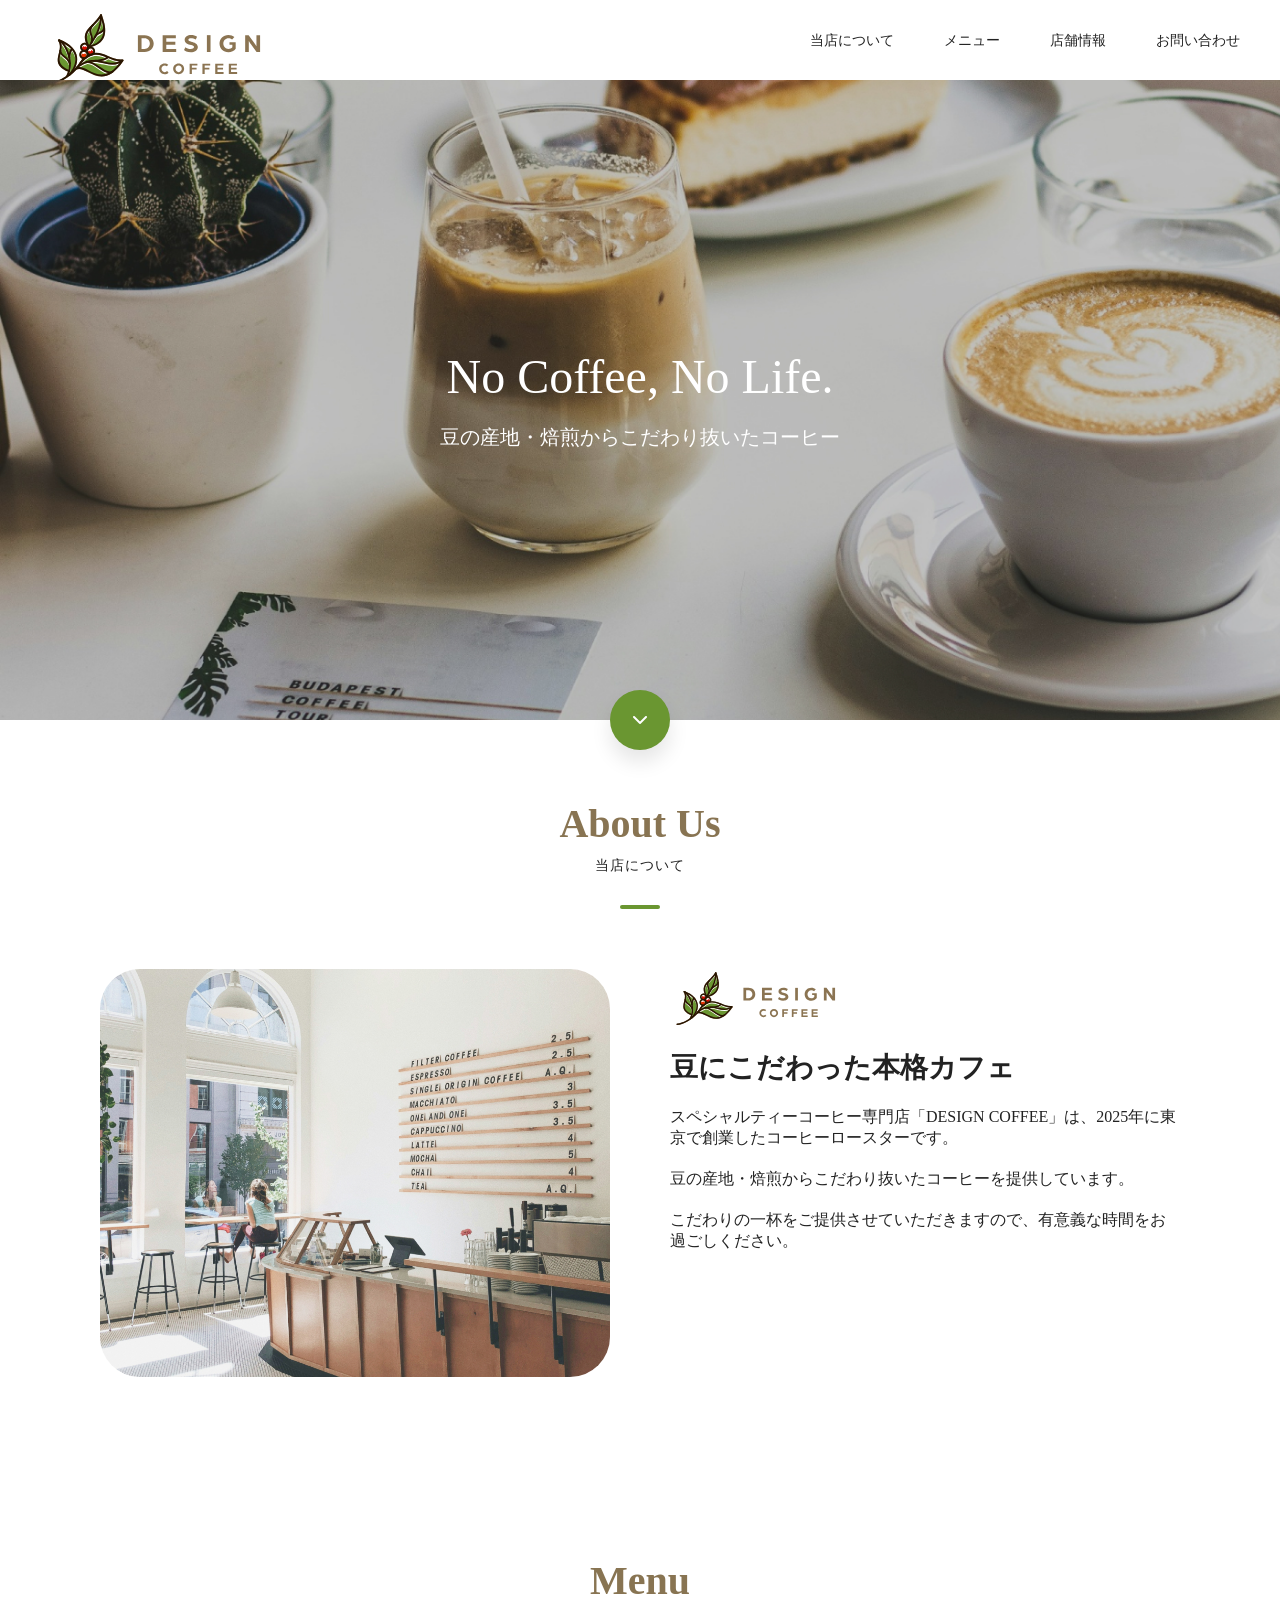
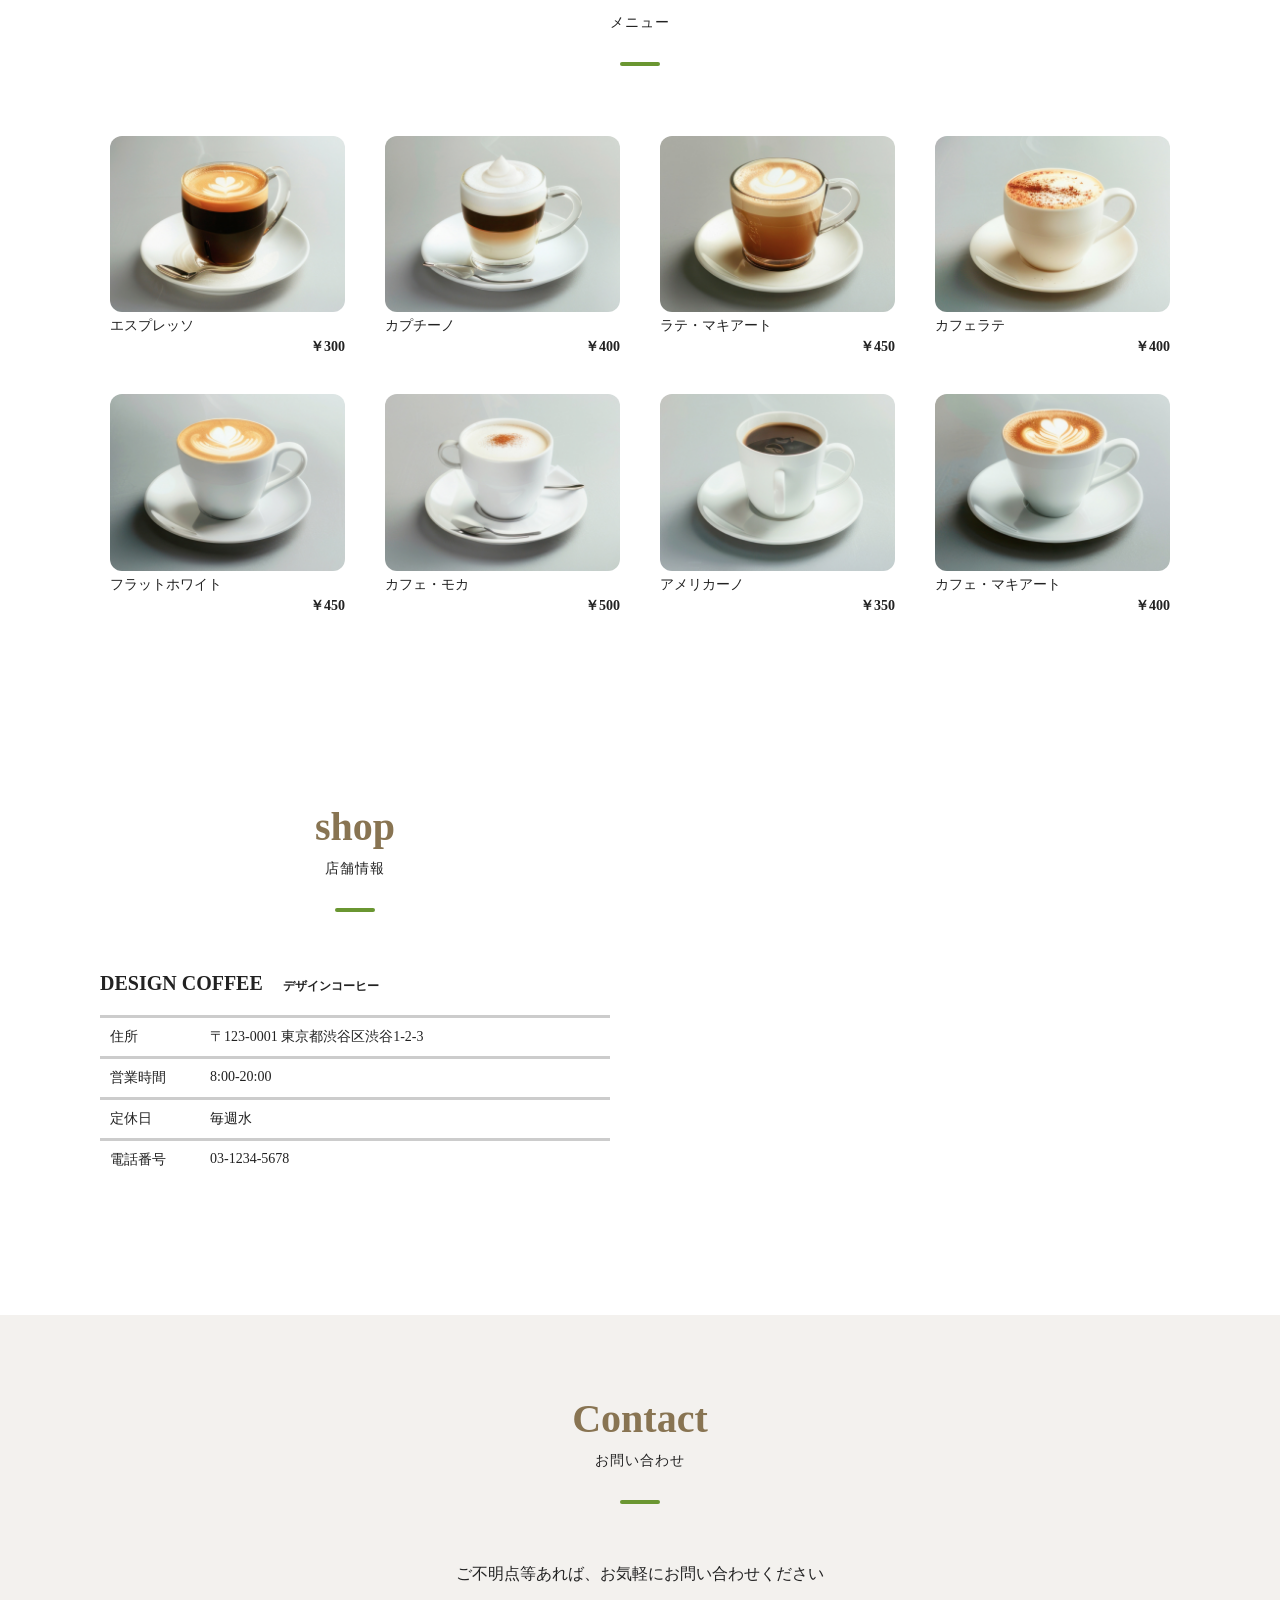
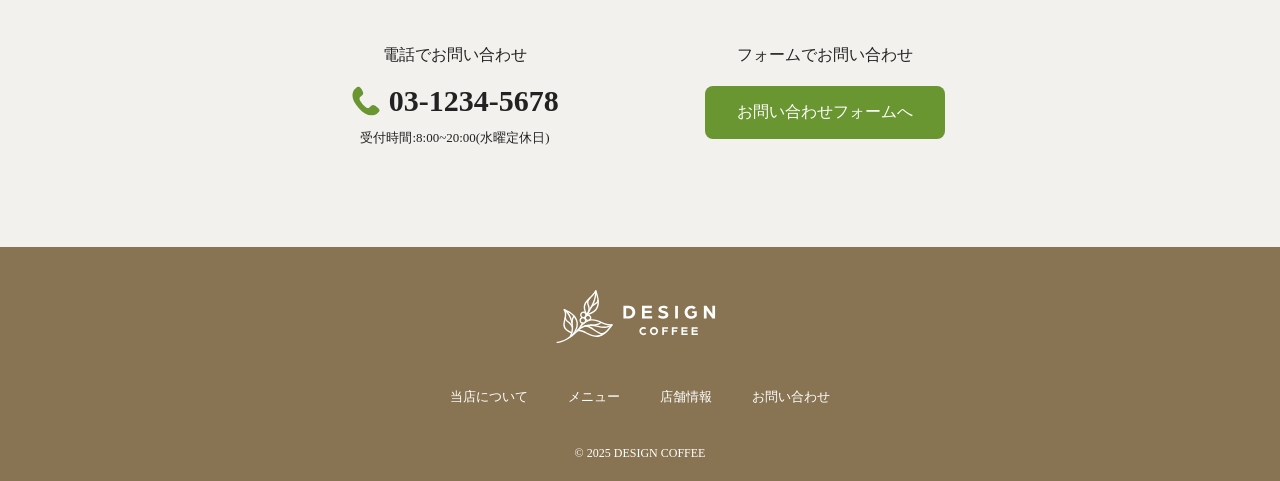
<file: index.html>
<!DOCTYPE html>
<html lang="ja">
<head>
  <meta charset="UTF-8">
  <meta name="viewport" content="width=device-width, initial-scale=1.0">
  <title>Document</title>
  <link rel="stylesheet" href="reset.css">
  <link rel="stylesheet" href="style.css">
  <link rel="preconnect" href="https://fonts.googleapis.com">
  <link rel="preconnect" href="https://fonts.gstatic.com" crossorigin>
  <link href="https://fonts.googleapis.com/css2?family=Montsettat:ital,wght@0,100//900;1,100..900&family=Noto+Sans+JP:wght@100..900&display=swap" rel="stylesheet">
</head>

<body>
  <header>
    <h1>
     <a href="index.html" class="logo">
       <img src="img/logo.svg" alt="DESIGN COFFEEのロゴ">
     </a>
    </h1>
    <nav>
      <ul>
        <li><a href="index.html#about">当店について</a></li>
        <li><a href="index.html#menu">メニュー</a></li>
        <li><a href="index.html#shop">店舗情報</a></li>
        <li><a href="index.html#contact">お問い合わせ</a></li>
      </ul>
    </nav>
  </header>
  <section class="hero">
    <h2>No Coffee, No Life.</h2>
    <p>豆の産地・焙煎からこだわり抜いたコーヒー</p>
    <a href="about">
      <img src="img/down.png" alt="下へスクロール">
    </a>
  </section>
  <main>
    <section class="main-section about" id="about">
      <div class="container">
        <div class="heading-group">
          <h2>
            About Us
            <span>当店について</span>
          </h2>
        </div>
      <div class="layout">
        <div class="image">
          <img src="img/about-photo.jpg" alt="当店の写真">
        </div>
        <div class="text">
          <img src="img/logo.svg" alt="DESIGN COFFEEのロゴ">
          <h3>豆にこだわった本格カフェ</h3>
          <p>スペシャルティーコーヒー専門店「DESIGN COFFEE」は、2025年に東京で創業したコーヒーロースターです。</p>
          <p>豆の産地・焙煎からこだわり抜いたコーヒーを提供しています。</p>
          <p>こだわりの一杯をご提供させていただきますので、有意義な時間をお過ごしください。</p>
        </div>
      </div>
    </div>
  </section>
  <section class="main-section menu" id="menu">
    <div class="container">
      <div class="heading-group">
        <h2>
          Menu
         <span>メニュー</span>
        </h2>
      </div>
      <ul class="menu-list">
        <li>
          <div class="menu-card">
            <img src="img/menu-1.jpg" alt="エスプレッソ">
            <p class="name">エスプレッソ</p>
            <p class="price">￥300</p>
          </div>
        </li>
        <li>
          <div class="menu-card">
            <img src="img/menu-2.jpg" alt="カプチーノ">
            <p class="name">カプチーノ</p>
            <p class="price">￥400</p>
          </div>
        </li>
        <li>
          <div class="menu-card">
            <img src="img/menu-3.jpg" alt="ラテ・マキアート">
            <p class="name">ラテ・マキアート</p>
            <p class="price">￥450</p>
          </div>
        </li>
        <li>
          <div class="menu-card">
            <img src="img/menu-4.jpg" alt="カフェラテ">
            <p class="name">カフェラテ</p>
            <p class="price">￥400</p>
          </div>
        </li>
        <li>
          <div class="menu-card">
            <img src="img/menu-5.jpg" alt="フラットホワイト">
            <p class="name">フラットホワイト</p>
            <p class="price">￥450</p>
          </div>
        </li>
        <li>
          <div class="menu-card">
            <img src="img/menu-6.jpg" alt="カフェ・モカ">
            <p class="name">カフェ・モカ</p>
            <p class="price">￥500</p>
          </div>
        </li>
        <li>
          <div class="menu-card">
            <img src="img/menu-7.jpg" alt="アメリカーノ">
            <p class="name">アメリカーノ</p>
            <p class="price">￥350</p>
          </div>
        </li>
        <li>
          <div class="menu-card">
            <img src="img/menu-8.jpg" alt="カフェ・マキアート">
            <p class="name">カフェ・マキアート</p>
            <p class="price">￥400</p>
          </div>
        </li>
      </ul>
    </div>
  </section>
  <section class="main-section shop" id="shop">
    <div class="container">
      <div class="layout">
       <div class="text">
         <div class="heading-group">
           <h2>shop</h2>
           <span>店舗情報</span>
         </div>
         <h3>
           DESIGN COFFEE
           <span>デザインコーヒー</span>
         </h3>
         <dl>
           <dt>住所</dt>
           <dd>〒123-0001 東京都渋谷区渋谷1-2-3</dd>
           <dt>営業時間</dt>
           <dd>8:00-20:00</dd>
           <dt>定休日</dt>
           <dd>毎週水</dd>
           <dt>電話番号</dt>
           <dd>03-1234-5678</dd>
         </dl>
       </div>
       <div class="map">
        <iframe src="https://www.google.com/maps/embed?pb=!1m18!1m12!1m3!1d3227.511623352831!2d138.18072567523816!3d36.00779787248357!2m3!1f0!2f0!3f0!3m2!1i1024!2i768!4f13.1!3m3!1m2!1s0x601c50e71f7adf49%3A0x2a9c9bdd30254f00!2z5YWs56uL6KuP6Kiq5p2x5Lqs55CG56eR5aSn5a2m!5e0!3m2!1sja!2sjp!4v1779668512822!5m2!1sja!2sjp" width="600" height="450" style="border:0;" allowfullscreen="" loading="lazy" referrerpolicy="no-referrer-when-downgrade"></iframe>
       </div> 
      </div>
    </div>
  </section>
  <section class="main-section contact" id="contact">
    <div class="container">
      <div class="heading-group">
        <h2>Contact</h2>
        <span>お問い合わせ</span>
      </div>
      <p>ご不明点等あれば、お気軽にお問い合わせください</p>
      <div class="layout">
        <div class="tel">
          <p class="label">電話でお問い合わせ</p>
          <a href="tel:0312345678" class="number">
            <img src="img/icon-tel.svg" alt="電話アイコン">
            03-1234-5678
          </a>
          <p class="hour">受付時間:8:00~20:00(水曜定休日)</p>
        </div>
        <div class="form">
          <p class="label">フォームでお問い合わせ</p>
          <a href="contact.html" class="button">お問い合わせフォームへ</a>
        </div>
      </div>
    </div>
  </section>
</body>
<footer>
  <a href="index.html" class="logo">
    <img src="img/logo-white.svg" alt="DESIGN COFFEEのロゴ">
  </a>
  <nav>
    <ul>
      <li><a href="index.html#about">当店について</a></li>
      <li><a href="index.html#menu">メニュー</a></li>
      <li><a href="index.html#shop">店舗情報</a></li>
      <li><a href="index.html#contact">お問い合わせ</a></li>
    </ul>
  </nav>
  <p class="copyright">&copy; 2025 DESIGN COFFEE</p>
</footer>
</html>
</file>
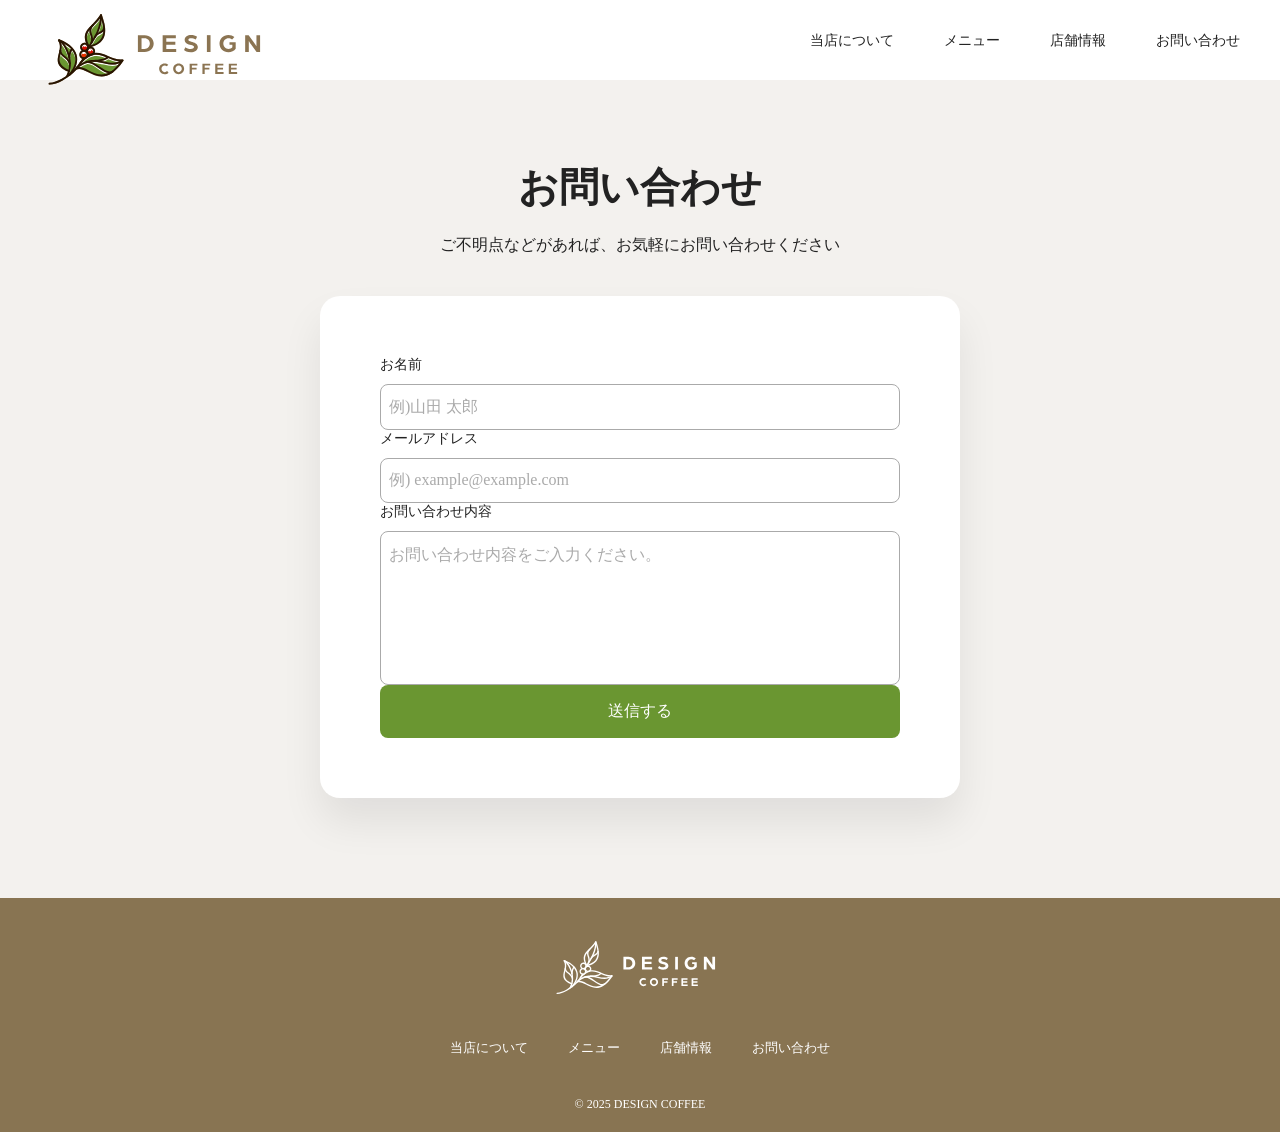
<file: contact.html>
<!DOCTYPE html>
<html lang="ja">
<head>
  <meta charset="UTF-8">
  <meta name="viewport" content="width=device-width, initial-scale=1.0">
  <title>Document</title>
  <link rel="stylesheet" href="style.css">
  <link rel="stylesheet" href="reset.css">
   <link rel="preconnect" href="https://fonts.googleapis.com">
  <link rel="preconnect" href="https://fonts.gstatic.com" crossorigin>
  <link href="https://fonts.googleapis.com/css2?family=Montsettat:ital,wght@0,100//900;1,100..900&family=Noto+Sans+JP:wght@100..900&display=swap" rel="stylesheet">
</head>

<body>
  <header>
    <h1>
     <a href="index.html" class="logo">
       <img src="img/logo.svg" alt="DESIGN COFFEEのロゴ">
     </a>
    </h1>
    <nav>
      <ul>
        <li><a href="index.html#about">当店について</a></li>
        <li><a href="index.html#menu">メニュー</a></li>
        <li><a href="index.html#shop">店舗情報</a></li>
        <li><a href="index.html#contact">お問い合わせ</a></li>
      </ul>
    </nav>
  </header>
  <main class="lower-main">
    <div class="lower-heading-group">
      <h2>お問い合わせ</h2>
      <p>ご不明点などがあれば、お気軽にお問い合わせください</p>
    </div>
    <form class="form-box" action="https://api.staticforms.dev/submit" method="post">
      <input type="hidden" name="accessKey" value="sf_2f5999ebe1dfd4ace5c3905b">
      <input type="hidden" name="redirectTo" value="https://www.sus.ac.jp">
      <div class="form-item">
        <label>お名前</label>
        <input type="text" name="name" placeholder="例)山田 太郎">
      </div>
      <div class="form-item">
        <label>メールアドレス</label>
        <input type="email" name="email" placeholder="例) example@example.com">
      </div>
      <div class="form-item">
        <label>お問い合わせ内容</label>
        <textarea rows="7" name="message" placeholder="お問い合わせ内容をご入力ください。"></textarea>
      </div>
      <div class="form-item">
        <button type="submit">送信する</button>
      </div>
    </form>
  </main>
</body>
<footer>
  <a href="index.html" class="logo">
    <img src="img/logo-white.svg" alt="DESIGN COFFEEのロゴ">
  </a>
  <nav>
    <ul>
      <li><a href="index.html#about">当店について</a></li>
      <li><a href="index.html#menu">メニュー</a></li>
      <li><a href="index.html#shop">店舗情報</a></li>
      <li><a href="index.html#contact">お問い合わせ</a></li>
    </ul>
  </nav>
  <p class="copyright">&copy; 2025 DESIGN COFFEE</p>
</footer>
</html>
</file>
<file: style.css>
header{
  padding: 10px 40px;
  display: flex;
  align-items: center;
  justify-content: space-between;
  .logo{
    display: block;
    height: 60px;
  }
}
nav{
  ul{
    display: flex;
    align-items: center;
    gap: 50px;
  }
  a{
    font-size: 14px;
    font-weight: 400;
    &:hover{
      color: #6A9631;
      text-decoration: underline;
    }
  }
}

.hero{
  color: #fff;
  text-align: center;
  height: 640px;
  background-image: url(./img/hero-background.jpg);
  background-size: cover;
  display: flex;
  flex-direction: column;
  align-items: center;
  justify-content: center;
  position: relative;
  h2{
    font-size: 48px;
    font-weight: 700px;
  }
  p{
    font-size: 20px;
    font-weight: 400;
    margin-top: 20px;
  }
  a{
    display: grid;
    place-items: center;
    width: 60px;
    height: 60px;
    background-color: #6A9631;
    border-radius: 50%;
    box-shadow: 0px 12px 20px rgb(0 0 0 / 0.1);
    position: absolute;
    left: 50%;
    bottom: 0;
    translate: -50% 50%;
    img{
      width: 24px;
      height: 24px;
    }
  }
}

.container{
  max-width: 1160px;
  margin: 0 auto;
  padding-inline: 40px;
}
main{
  .main-section{
    padding: 80px 0 100px;
    .heading-group{
      text-align: center;
      margin: 0 0 60px;
      h2{
        color: #887452;
        font-size: 40px;
        font-weight: 700;
      }
      span{
        color: #222;
        font-size: 14px;
        font-weight: 400;
        letter-spacing: 0.08em;
        display: block;
        margin-top: 10px;
      }
      &::after{
        content: "";
        display: block;
        width: 40px;
        height: 4px;
        background-color: #6A9631;
        border-radius: 4px;
        margin: 30px auto 0;
      }
    }
  }
}

.about{
  .layout{
    display: grid;
    grid-template-columns: 1fr 1fr;
    align-items: start;
    gap: 60px;
  }
  .image{
    border-radius: 40px;
    overflow: hidden;
    img{
      width: 100%;
      aspect-ratio: 5 / 4;
      object-fit: cover;
    }
  }
  .text{
    img{
      height: 60px;
    }
    h3{
      font-size: 28px;
      font-weight: 700;
      margin-top: 20px;
    }
    p{
      margin-top: 20px;
    }
  }
}

.menu-card{
  padding: 10px;
  background-color: #fff;
  border-radius: 20px;
  display: grid;
  gap: 5px;
  img{
    width: 100%;
    aspect-ratio: 4 / 3;
    object-fit: cover;
    border-radius: 12px;
  }
  .name{
    font-size: 14px;
  }
  .price{
    font-size: 14px;
    font-weight: 700;
    line-height: 1;
    letter-spacing: 0;
    text-align: right;
  }
}
.menu-list{
  display: grid;
  grid-template-columns: 1fr 1fr 1fr 1fr;
  gap: 20px;
}
.shop{
  .layout{
    display: grid;
    grid-template-columns: 1fr 1fr;
    align-items: start;
    gap: 60px;
  }
  .text{
    h3{
      text-align: center;
      font-size: 20px;
      font-weight: 700;
      margin: 0 0 20px;
      display: flex;
      align-items: baseline;
      gap: 1em;
      span{
        font-size: 0.6em;
      }
    }
    dl{
      display: grid;
      grid-template-columns: 100px 1fr;
      dt,dd{
        font-size: 14px;
        padding: 10px;
        border-top: solid #ccc;
      }
    }
  }
  .map{
    border-radius: 40px;
    overflow: hidden;
    iframe{
      width: 100%;
      height: auto;
      aspect-ratio: 5/4;
    }
  }
}
.contact{
  text-align: center;
  background-color: #f3f1ee;
  .layout{
    display: grid;
    grid-template-columns: 1fr 1fr;
    gap: 40px;
    margin-top: 60px;
    margin-inline: auto;
    max-width: 700px;
  }
  .label{
    margin-bottom: 20px;
  }
  .number{
    font-size: 30px;
    font-weight: 700;
    line-height: 1;
    letter-spacing: 0;
    img{
      width: 1em;
    }
  }
  .hour{
    font-size: 13px;
    display: block;
    margin-top: 1em;
  }
  .button{
    display: inline-block;
    color: #fff;
    background-color: #6A9631;
    padding: 1em 2em;
    border-radius: 8px;
  }
}
footer{
  color: #fff;
  background-color: #887452;
  padding: 40px 20px 20px;
  display: grid;
  justify-items: center;
  gap: 40px;
  .logo{
    display:block;
    img{
      display: block;
      height: 60px;
    }
  }
  ul{
    display: flex;
    gap: 40px;
    a{
      font-size: 13px;
    }
  }
  .copyright{
    font-size: 12px;
  }
}
.lower-main{
  padding: 80px 0 100px;
  background-color: #f3f1ee;
}
.lower-heading-group{
  text-align: center;
  display: grid;
  justify-items: center;
  gap: 20px;
  margin:0 0 40px;
  h2{
    font-size: 40px;
    font-weight: 700;
  }
}
.form-box{
  max-width: 640px;
  margin: auto;
  border-radius: 20px;
  padding: 60px;
  background-color: #fff;
  box-shadow: 0px 24px 40px rgb(0 0 0 / 0.08);
}
.form-item{
  display: grid;
  gap: 10px;
  label{
    font-size: 14px;
  }
  + .font-item{
    margin-top: 30px;
  }
  input,
  textarea{
    border: 1px solid #aaa;
    padding: 0.8em 0.5em;
    border-radius: 8px;
    &::placeholder{
      color:#aaa;
    }
  }
  textarea{
    resize: none;
  }
  button{
    font-size: 16px;
    display: inline-block;
    color: #fff;
    background-color: #6A9631;
    border: none;
    padding: 1em 2em;
    border-radius: 8px;
    &:hover{
      background-color: #517521;
    }
  }
}
</file>
